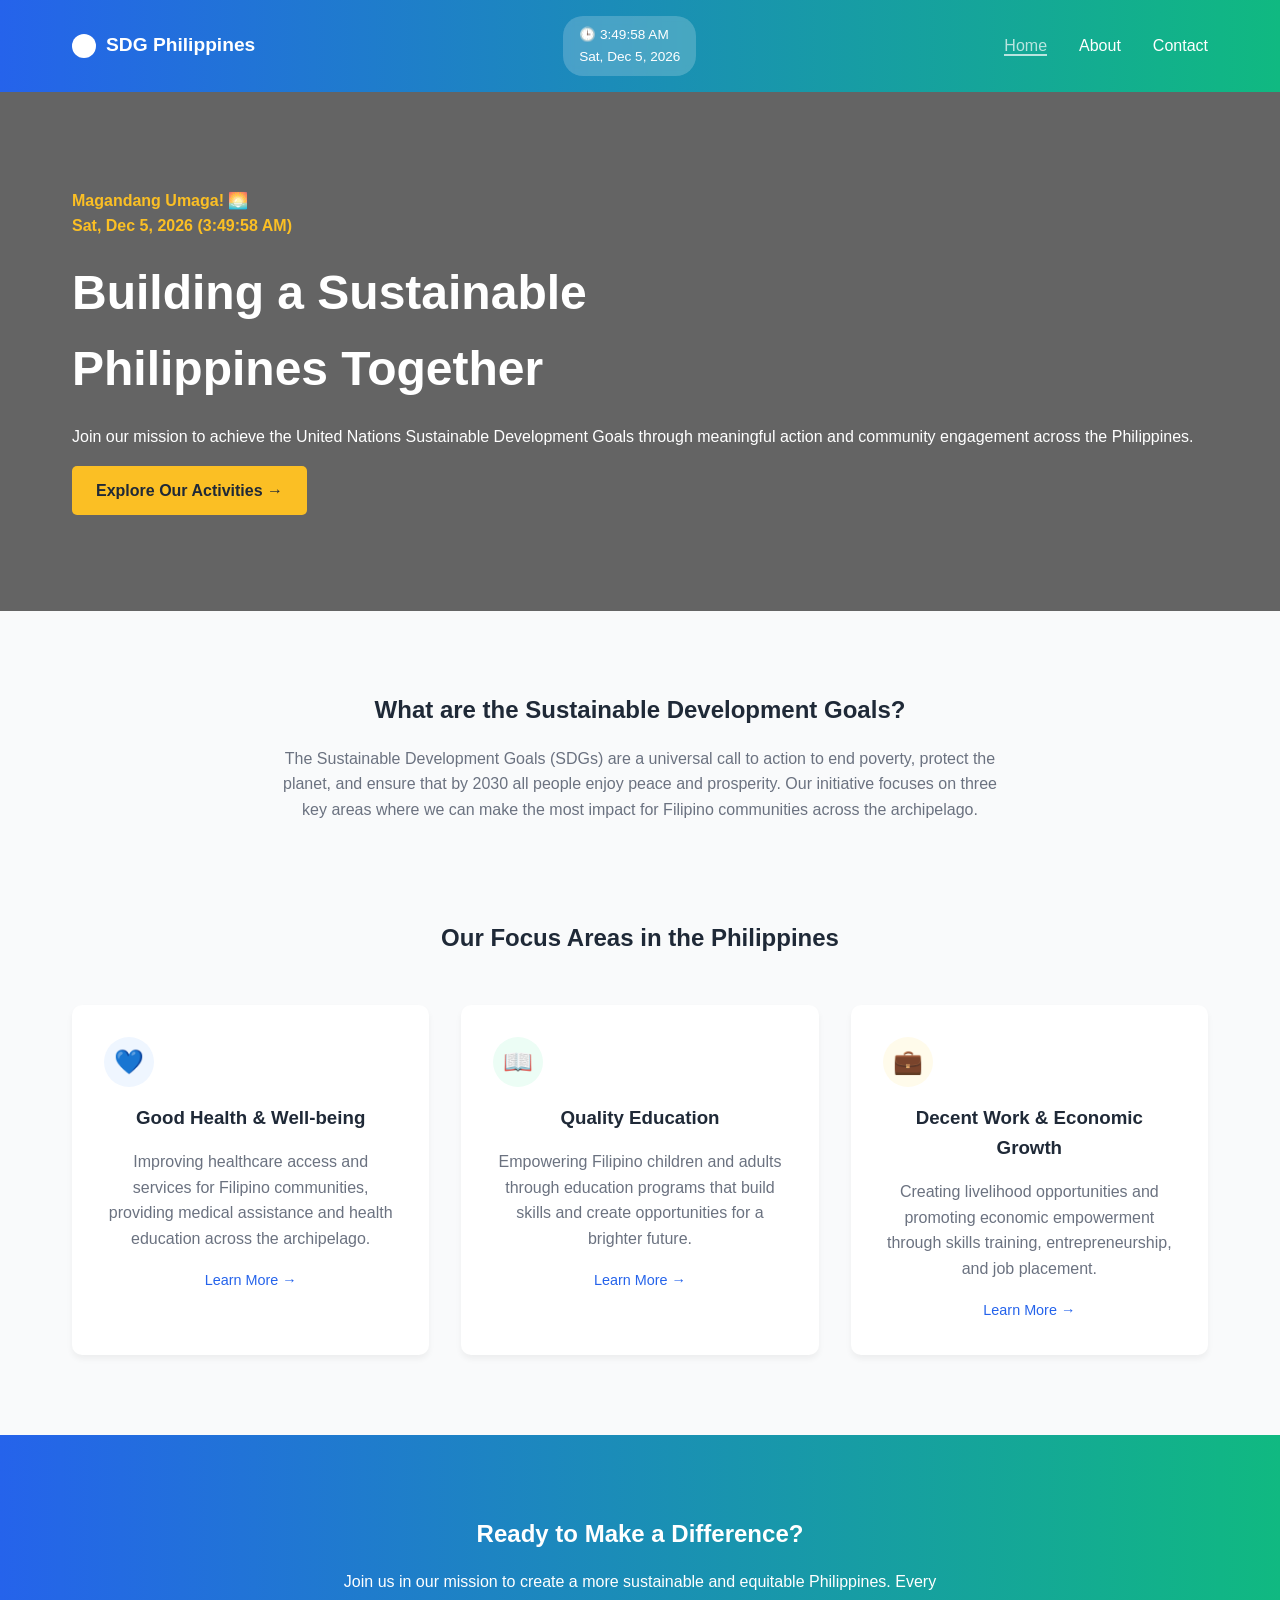
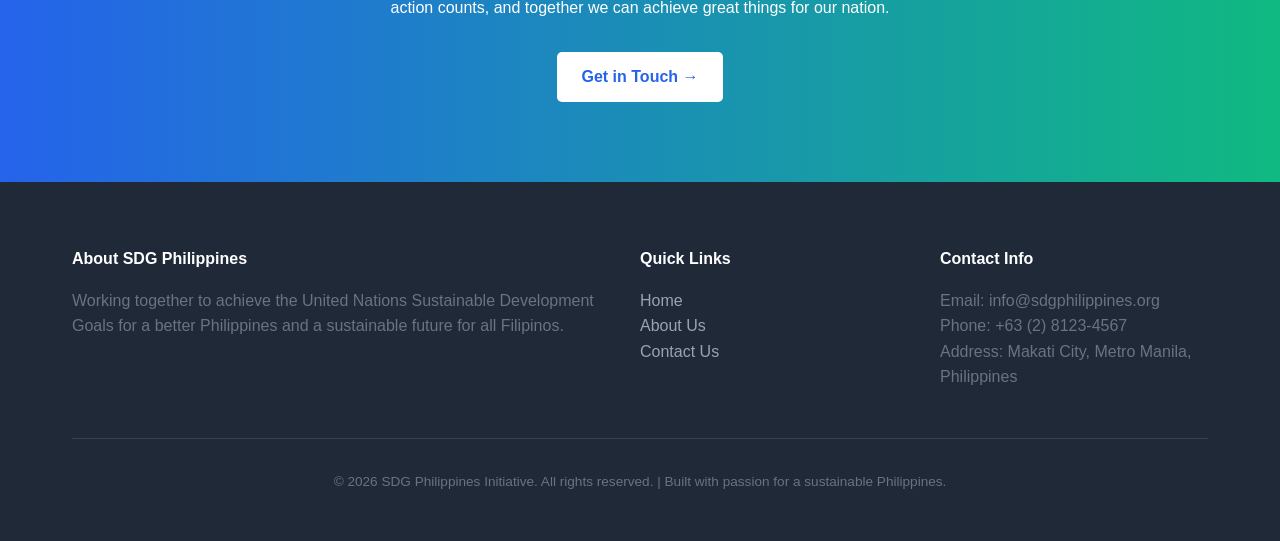
<file: Index.html>
<!DOCTYPE html>
<html lang="en">
<head>
    <meta charset="UTF-8">
    <meta name="viewport" content="width=device-width, initial-scale=1.0">
    <meta name="description" content="SDG Philippines - Join our mission to achieve the United Nations Sustainable Development Goals across the Philippines.">
    <title>Home - SDG Philippines</title>
    <link rel="stylesheet" href="styles.css">
</head>
<body>

    <header>
        <div class="container header-content">
            <div class="logo-container">
                <div class="logo-circle"></div>
                SDG Philippines
            </div>
            <div class="time-pill" id="currentTime">Loading time...</div>
            <nav>
                <ul>
                    <li><a href="index.html" class="active">Home</a></li>
                    <li><a href="about.html">About</a></li>
                    <li><a href="contact.html">Contact</a></li>
                </ul>
            </nav>
        </div>
    </header>

    <main>
        <section class="hero-home">
            <div class="container">
                <p id="dynamicGreeting" style="color: #fbbf24; font-weight: bold; margin-bottom: 1rem;"></p>
                <h1>Building a Sustainable Philippines Together</h1>
                <p>Join our mission to achieve the United Nations Sustainable Development Goals through meaningful action and community engagement across the Philippines.</p>
                <a href="about.html" class="btn btn-yellow">Explore Our Activities →</a>
            </div>
        </section>

        <section class="text-center">
            <div class="container" style="max-width: 800px;">
                <h2>What are the Sustainable Development Goals?</h2>
                <p>The Sustainable Development Goals (SDGs) are a universal call to action to end poverty, protect the planet, and ensure that by 2030 all people enjoy peace and prosperity. Our initiative focuses on three key areas where we can make the most impact for Filipino communities across the archipelago.</p>
            </div>
        </section>

        <section style="padding-top: 0;">
            <div class="container text-center">
                <h2>Our Focus Areas in the Philippines</h2>
                <div class="grid card-grid text-left">
                    <div class="card">
                        <div class="card-icon icon-blue">💙</div>
                        <h3>Good Health & Well-being</h3>
                        <p>Improving healthcare access and services for Filipino communities, providing medical assistance and health education across the archipelago.</p>
                        <a href="about.html" class="learn-more">Learn More →</a>
                    </div>
                    <div class="card">
                        <div class="card-icon icon-green">📖</div>
                        <h3>Quality Education</h3>
                        <p>Empowering Filipino children and adults through education programs that build skills and create opportunities for a brighter future.</p>
                        <a href="about.html" class="learn-more">Learn More →</a>
                    </div>
                    <div class="card">
                        <div class="card-icon icon-yellow">💼</div>
                        <h3>Decent Work & Economic Growth</h3>
                        <p>Creating livelihood opportunities and promoting economic empowerment through skills training, entrepreneurship, and job placement.</p>
                        <a href="about.html" class="learn-more">Learn More →</a>
                    </div>
                </div>
            </div>
        </section>

        <section class="cta-section">
            <div class="container">
                <h2>Ready to Make a Difference?</h2>
                <p style="max-width: 600px; margin: 0 auto 2rem;">Join us in our mission to create a more sustainable and equitable Philippines. Every action counts, and together we can achieve great things for our nation.</p>
                <a href="contact.html" class="btn btn-white">Get in Touch →</a>
            </div>
        </section>
    </main>

    <footer>
        <div class="container">
            <div class="grid footer-grid">
                <div>
                    <h4>About SDG Philippines</h4>
                    <p>Working together to achieve the United Nations Sustainable Development Goals for a better Philippines and a sustainable future for all Filipinos.</p>
                </div>
                <div>
                    <h4>Quick Links</h4>
                    <ul style="list-style:none;">
                        <li><a href="index.html">Home</a></li>
                        <li><a href="about.html">About Us</a></li>
                        <li><a href="contact.html">Contact Us</a></li>
                    </ul>
                </div>
                <div>
                    <h4>Contact Info</h4>
                    <p>Email: info@sdgphilippines.org<br>Phone: +63 (2) 8123-4567<br>Address: Makati City, Metro Manila, Philippines</p>
                </div>
            </div>
            <div class="footer-bottom">
                <p>© 2026 SDG Philippines Initiative. All rights reserved. | Built with passion for a sustainable Philippines.</p>
            </div>
        </div>
    </footer>

    <script src="script.js"></script>
</body>
</html>
</file>
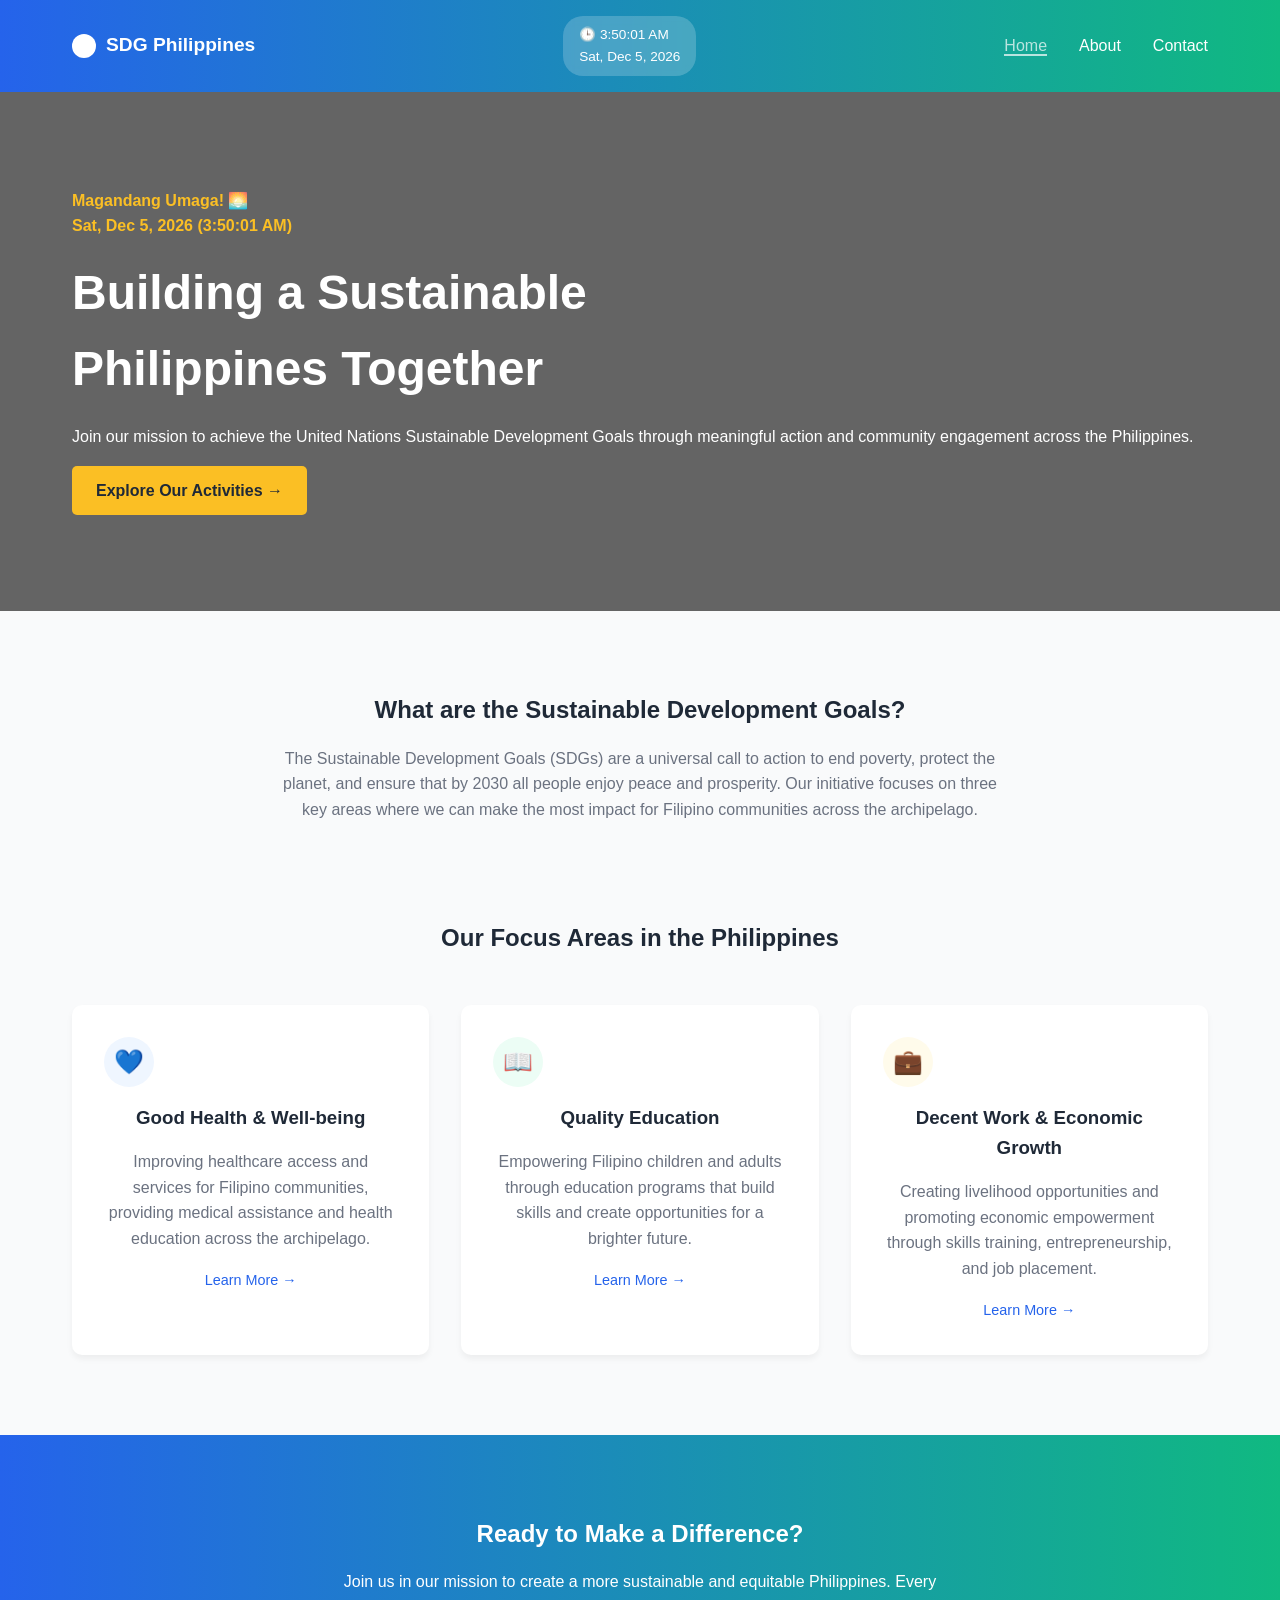
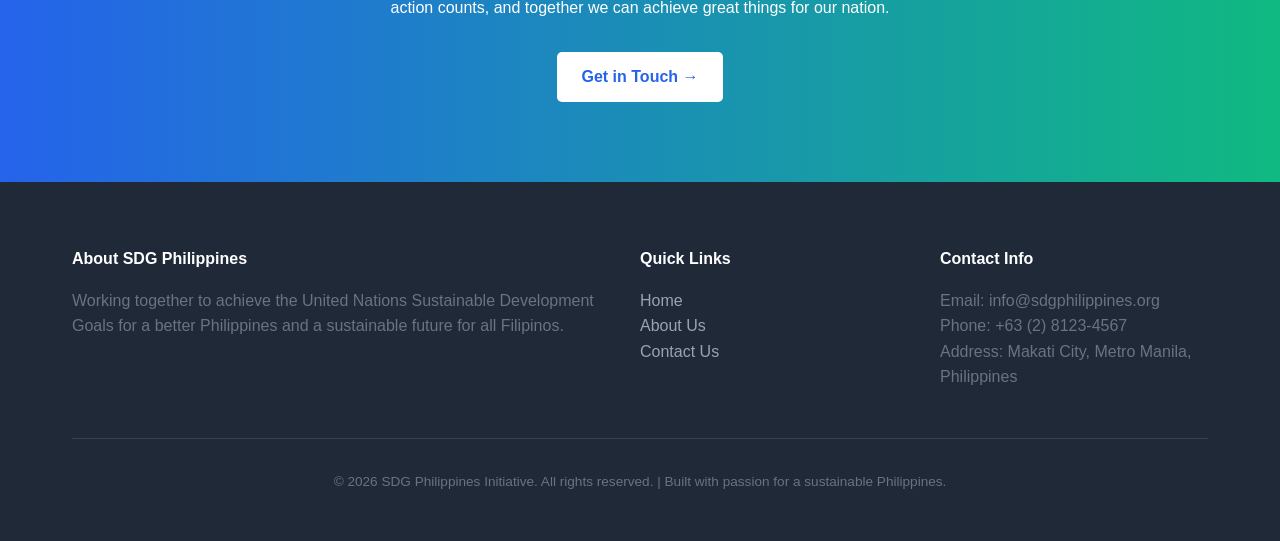
<file: index.html>
<!DOCTYPE html>
<html lang="en">
<head>
    <meta charset="UTF-8">
    <meta name="viewport" content="width=device-width, initial-scale=1.0">
    <meta name="description" content="SDG Philippines - Join our mission to achieve the United Nations Sustainable Development Goals across the Philippines.">
    <title>Home - SDG Philippines</title>
    <link rel="stylesheet" href="styles.css">
</head>
<body>

    <header>
        <div class="container header-content">
            <div class="logo-container">
                <div class="logo-circle"></div>
                SDG Philippines
            </div>
            <div class="time-pill" id="currentTime">Loading time...</div>
            <nav>
                <ul>
                    <li><a href="index.html" class="active">Home</a></li>
                    <li><a href="about.html">About</a></li>
                    <li><a href="contact.html">Contact</a></li>
                </ul>
            </nav>
        </div>
    </header>

    <main>
        <section class="hero-home">
            <div class="container">
                <p id="dynamicGreeting" style="color: #fbbf24; font-weight: bold; margin-bottom: 1rem;"></p>
                <h1>Building a Sustainable Philippines Together</h1>
                <p>Join our mission to achieve the United Nations Sustainable Development Goals through meaningful action and community engagement across the Philippines.</p>
                <a href="about.html" class="btn btn-yellow">Explore Our Activities →</a>
            </div>
        </section>

        <section class="text-center">
            <div class="container" style="max-width: 800px;">
                <h2>What are the Sustainable Development Goals?</h2>
                <p>The Sustainable Development Goals (SDGs) are a universal call to action to end poverty, protect the planet, and ensure that by 2030 all people enjoy peace and prosperity. Our initiative focuses on three key areas where we can make the most impact for Filipino communities across the archipelago.</p>
            </div>
        </section>

        <section style="padding-top: 0;">
            <div class="container text-center">
                <h2>Our Focus Areas in the Philippines</h2>
                <div class="grid card-grid text-left">
                    <div class="card">
                        <div class="card-icon icon-blue">💙</div>
                        <h3>Good Health & Well-being</h3>
                        <p>Improving healthcare access and services for Filipino communities, providing medical assistance and health education across the archipelago.</p>
                        <a href="about.html" class="learn-more">Learn More →</a>
                    </div>
                    <div class="card">
                        <div class="card-icon icon-green">📖</div>
                        <h3>Quality Education</h3>
                        <p>Empowering Filipino children and adults through education programs that build skills and create opportunities for a brighter future.</p>
                        <a href="about.html" class="learn-more">Learn More →</a>
                    </div>
                    <div class="card">
                        <div class="card-icon icon-yellow">💼</div>
                        <h3>Decent Work & Economic Growth</h3>
                        <p>Creating livelihood opportunities and promoting economic empowerment through skills training, entrepreneurship, and job placement.</p>
                        <a href="about.html" class="learn-more">Learn More →</a>
                    </div>
                </div>
            </div>
        </section>

        <section class="cta-section">
            <div class="container">
                <h2>Ready to Make a Difference?</h2>
                <p style="max-width: 600px; margin: 0 auto 2rem;">Join us in our mission to create a more sustainable and equitable Philippines. Every action counts, and together we can achieve great things for our nation.</p>
                <a href="contact.html" class="btn btn-white">Get in Touch →</a>
            </div>
        </section>
    </main>

    <footer>
        <div class="container">
            <div class="grid footer-grid">
                <div>
                    <h4>About SDG Philippines</h4>
                    <p>Working together to achieve the United Nations Sustainable Development Goals for a better Philippines and a sustainable future for all Filipinos.</p>
                </div>
                <div>
                    <h4>Quick Links</h4>
                    <ul style="list-style:none;">
                        <li><a href="index.html">Home</a></li>
                        <li><a href="about.html">About Us</a></li>
                        <li><a href="contact.html">Contact Us</a></li>
                    </ul>
                </div>
                <div>
                    <h4>Contact Info</h4>
                    <p>Email: info@sdgphilippines.org<br>Phone: +63 (2) 8123-4567<br>Address: Makati City, Metro Manila, Philippines</p>
                </div>
            </div>
            <div class="footer-bottom">
                <p>© 2026 SDG Philippines Initiative. All rights reserved. | Built with passion for a sustainable Philippines.</p>
            </div>
        </div>
    </footer>

    <script src="script.js"></script>
</body>
</html>
</file>
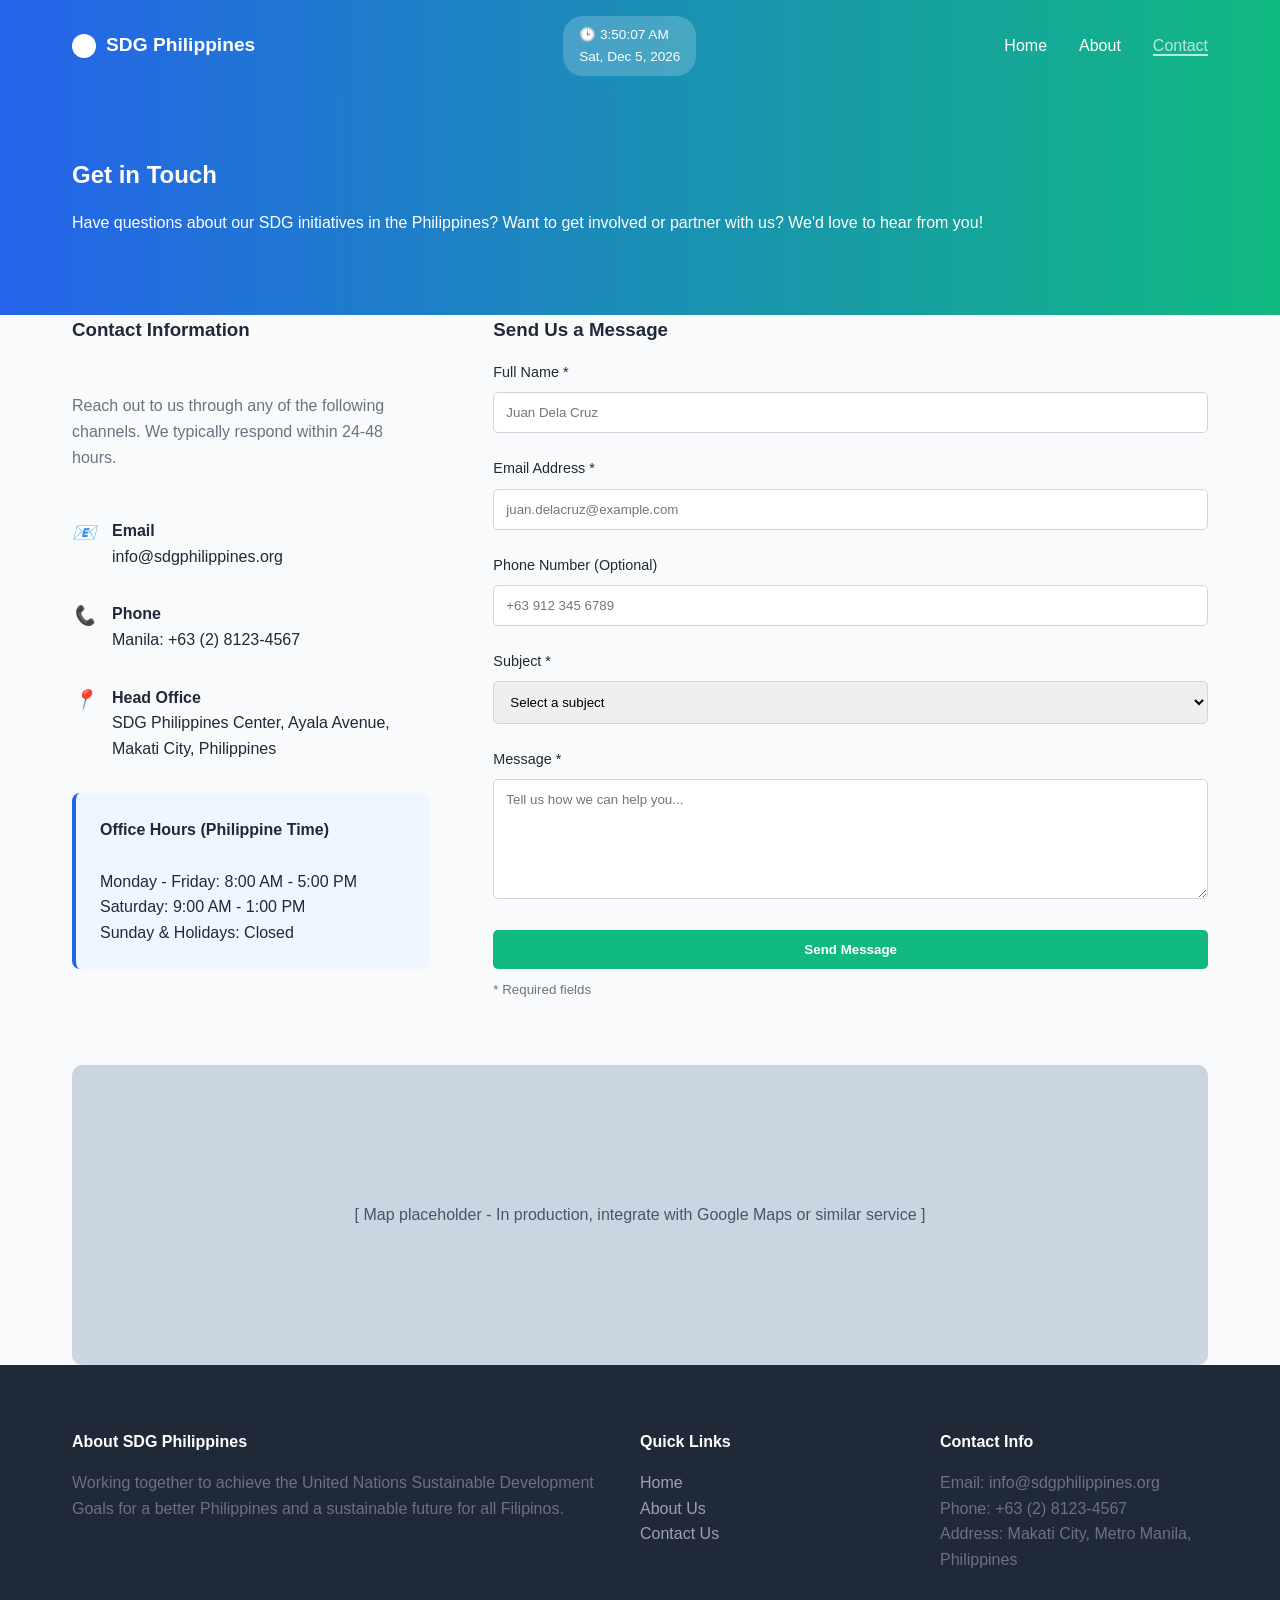
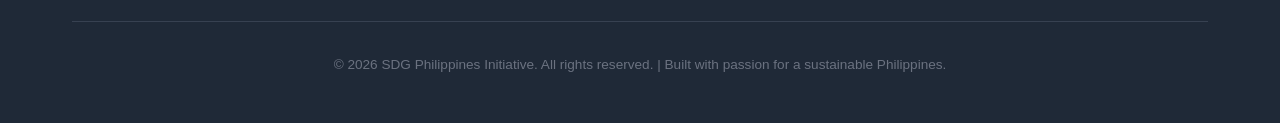
<file: contact.html>
<!DOCTYPE html>
<html lang="en">
<head>
    <meta charset="UTF-8">
    <meta name="viewport" content="width=device-width, initial-scale=1.0">
    <meta name="description" content="Contact SDG Philippines to partner, volunteer, or learn more about our sustainable development projects.">
    <title>Contact Us - SDG Philippines</title>
    <link rel="stylesheet" href="styles.css">
</head>
<body>

    <header>
        <div class="container header-content">
            <div class="logo-container">
                <div class="logo-circle"></div>
                SDG Philippines
            </div>
            <div class="time-pill" id="currentTime">Loading time...</div>
            <nav>
                <ul>
                    <li><a href="index.html">Home</a></li>
                    <li><a href="about.html">About</a></li>
                    <li><a href="contact.html" class="active">Contact</a></li>
                </ul>
            </nav>
        </div>
    </header>

    <main>
        <section class="hero-page">
            <div class="container">
                <h1>Get in Touch</h1>
                <p>Have questions about our SDG initiatives in the Philippines? Want to get involved or partner with us? We'd love to hear from you!</p>
            </div>
        </section>

        <section class="container">
            <div class="grid contact-grid">
                
                <div class="contact-info">
                    <h3>Contact Information</h3>
                    <p>Reach out to us through any of the following channels. We typically respond within 24-48 hours.</p>
                    
                    <div class="info-item">
                        <i>📧</i>
                        <div><strong>Email</strong><br>info@sdgphilippines.org</div>
                    </div>
                    <div class="info-item">
                        <i>📞</i>
                        <div><strong>Phone</strong><br>Manila: +63 (2) 8123-4567</div>
                    </div>
                    <div class="info-item">
                        <i>📍</i>
                        <div><strong>Head Office</strong><br>SDG Philippines Center, Ayala Avenue, Makati City, Philippines</div>
                    </div>

                    <div class="office-hours">
                        <strong>Office Hours (Philippine Time)</strong><br><br>
                        Monday - Friday: 8:00 AM - 5:00 PM<br>
                        Saturday: 9:00 AM - 1:00 PM<br>
                        Sunday & Holidays: Closed
                    </div>
                </div>

                <div>
                    <h3>Send Us a Message</h3>
                    <form id="contactForm">
                        <div class="form-group">
                            <label for="name">Full Name *</label>
                            <input type="text" id="name" placeholder="Juan Dela Cruz" required>
                        </div>
                        <div class="form-group">
                            <label for="email">Email Address *</label>
                            <input type="email" id="email" placeholder="juan.delacruz@example.com" required>
                        </div>
                        <div class="form-group">
                            <label for="phone">Phone Number (Optional)</label>
                            <input type="tel" id="phone" placeholder="+63 912 345 6789">
                        </div>
                        <div class="form-group">
                            <label for="subject">Subject *</label>
                            <select id="subject" required>
                                <option value="">Select a subject</option>
                                <option value="donation">Donation Inquiry</option>                               
                                <option value="feedback">Feedback</option>                                
                                <option value="inquiry">General Inquiry</option>
                                <option value="volunteer">Volunteer Inquiry</option>
                                <option value="partner">Partnership Opportunity</option>
                                <option value="other">Other</option>
                            </select>
                        </div>
                        <div class="form-group">
                            <label for="message">Message *</label>
                            <textarea id="message" placeholder="Tell us how we can help you..." required></textarea>
                        </div>
                        <button type="submit" class="btn btn-solid">Send Message</button>
                        <small style="display:block; margin-top:10px; color:#6b7280;">* Required fields</small>
                    </form>
                </div>
            </div>

            <div class="map-placeholder">
                [ Map placeholder - In production, integrate with Google Maps or similar service ]
            </div>
        </section>
    </main>

     <footer>
        <div class="container">
            <div class="grid footer-grid">
                <div>
                    <h4>About SDG Philippines</h4>
                    <p>Working together to achieve the United Nations Sustainable Development Goals for a better Philippines and a sustainable future for all Filipinos.</p>
                </div>
                <div>
                    <h4>Quick Links</h4>
                    <ul style="list-style:none;">
                        <li><a href="index.html">Home</a></li>
                        <li><a href="about.html">About Us</a></li>
                        <li><a href="contact.html">Contact Us</a></li>
                    </ul>
                </div>
                <div>
                    <h4>Contact Info</h4>
                    <p>Email: info@sdgphilippines.org<br>Phone: +63 (2) 8123-4567<br>Address: Makati City, Metro Manila, Philippines</p>
                </div>
            </div>
            <div class="footer-bottom">
                <p>© 2026 SDG Philippines Initiative. All rights reserved. | Built with passion for a sustainable Philippines.</p>
            </div>
        </div>
    </footer>

    <script src="script.js"></script>
</body>
</html>
</file>
<file: styles.css>
/* CSS Reset and Variables */
:root {
  --primary-blue: #2563eb;
  --primary-green: #10b981;
  --text-dark: #1f2937;
  --text-light: #6b7280;
  --bg-light: #f9fafb;
  --white: #ffffff;
  --footer-bg: #1f2937;
  --font-family: 'Segoe UI', Tahoma, Geneva, Verdana, sans-serif;
}

* { margin: 0; padding: 0; box-sizing: border-box; }

body {
  font-family: var(--font-family);
  color: var(--text-dark);
  background-color: var(--bg-light);
  line-height: 1.6;
}

/* Typography & Links */
h1, h2, h3 { color: var(--text-dark); margin-bottom: 1rem; }
a { text-decoration: none; color: inherit; }
p { color: var(--text-light); margin-bottom: 1rem; }

/* Layout & Containers */
.container {
  max-width: 1200px;
  margin: 0 auto;
  padding: 0 2rem;
}

.flex { display: flex; }
.grid { display: grid; }
.text-center { text-align: center; }

/* Header & Navigation */
header {
  background: linear-gradient(90deg, var(--primary-blue), var(--primary-green));
  color: var(--white);
  padding: 1rem 0;
  position: sticky;
  top: 0;
  z-index: 100;
}

.header-content {
  display: flex;
  justify-content: space-between;
  align-items: center;
}

.logo-container {
  display: flex;
  align-items: center;
  gap: 10px;
  font-weight: bold;
  font-size: 1.2rem;
}

.logo-circle {
  width: 24px;
  height: 24px;
  background: var(--white);
  border-radius: 50%;
}

.time-pill {
  background: rgba(255, 255, 255, 0.2);
  padding: 0.5rem 1rem;
  border-radius: 20px;
  font-size: 0.85rem;
  backdrop-filter: blur(5px);
}

nav ul { display: flex; list-style: none; gap: 2rem; }
nav a { font-weight: 500; transition: opacity 0.3s; }
nav a:hover, nav a.active { opacity: 0.7; border-bottom: 2px solid white; }

/* Buttons */
.btn {
  display: inline-block;
  padding: 0.75rem 1.5rem;
  border-radius: 5px;
  font-weight: bold;
  cursor: pointer;
  border: none;
  transition: background 0.3s;
}
.btn-yellow { background: #fbbf24; color: var(--text-dark); }
.btn-yellow:hover { background: #f59e0b; }
.btn-white { background: var(--white); color: var(--primary-blue); }
.btn-white:hover { background: #f3f4f6; }
.btn-solid { background: var(--primary-green); color: var(--white); width: 100%; }
.btn-solid:hover { background: #059669; }

/* Hero Sections */
.hero-home {
  background: linear-gradient(rgba(0, 0, 0, 0.6), rgba(0, 0, 0, 0.6)), 
              url('https://images.unsplash.com/photo-1719825523711-eda3221c111c?crop=entropy&cs=tinysrgb&fit=max&fm=jpg&ixid=M3w3Nzg4Nzd8MHwxfHNlYXJjaHwxfHxzdXN0YWluYWJsZSUyMGRldmVsb3BtZW50JTIwZ29hbHMlMjBlYXJ0aHxlbnwxfHx8fDE3NzM5ODg4Mjl8MA&ixlib=rb-4.1.0&q=80&w=1080');
  background-size: cover;
  background-position: center;
  background-attachment: scroll;  
  color: var(--white);
  padding: 6rem 0;
}
.hero-home h1, .hero-home p { color: var(--white); }
.hero-home h1 { font-size: 3rem; margin-bottom: 1rem; max-width: 600px; }

.hero-page {
  background: linear-gradient(90deg, var(--primary-blue), var(--primary-green));
  color: var(--white);
  padding: 4rem 0;
}
.hero-page h1, .hero-page p { color: var(--white); }

/* Sections */
section { padding: 5rem 0; }

/* Cards (Home) */
.card-grid { grid-template-columns: repeat(auto-fit, minmax(300px, 1fr)); gap: 2rem; margin-top: 3rem;}
.card {
  background: var(--white);
  padding: 2rem;
  border-radius: 10px;
  box-shadow: 0 4px 6px rgba(0,0,0,0.05);
}
.card-icon {
  width: 50px; height: 50px;
  border-radius: 50%;
  display: flex; align-items: center; justify-content: center;
  font-size: 1.5rem;
  margin-bottom: 1rem;
}
.icon-blue { background: #eff6ff; color: var(--primary-blue); }
.icon-green { background: #ecfdf5; color: var(--primary-green); }
.icon-yellow { background: #fffbeb; color: #fbbf24; }
.learn-more { color: var(--primary-blue); font-weight: 500; font-size: 0.9rem;}

/* CTA Section */
.cta-section { background: linear-gradient(90deg, var(--primary-blue), var(--primary-green)); color: var(--white); text-align: center; }
.cta-section h2, .cta-section p { color: var(--white); }

/* About Page Styles */
.mission-grid { grid-template-columns: 1fr 1fr; gap: 4rem; align-items: center; }
.mission-grid img { width: 100%; border-radius: 10px; }

/* Accordion Styles */
.accordion { margin-top: 3rem; display: flex; flex-direction: column; gap: 1rem; }
.accordion-item {
  background: var(--white);
  border-radius: 8px;
  box-shadow: 0 2px 4px rgba(0,0,0,0.05);
  overflow: hidden;
}
.accordion-header {
  padding: 1.5rem;
  display: flex; justify-content: space-between; align-items: center;
  cursor: pointer; font-weight: bold; background: var(--white); border: none; width: 100%; text-align: left;
}
.accordion-content {
  max-height: 0; overflow: hidden; transition: max-height 0.3s ease-out; background: var(--white);
}
.accordion-content.active { max-height: 1000px; } /* expanded state */
.accordion-body { padding: 0 1.5rem 1.5rem; }
.accordion-body img { width: 100%; border-radius: 8px; margin-bottom: 1rem; height: 250px; object-fit: cover;}
.accordion-body ul { list-style: none; margin-bottom: 1.5rem; }
.accordion-body ul li::before { content: '✓'; color: var(--primary-green); margin-right: 10px; }
.next-steps { background: #eff6ff; padding: 1rem; border-radius: 8px; }

/* Stats Counters */
.stats-grid { grid-template-columns: repeat(auto-fit, minmax(200px, 1fr)); gap: 2rem; text-align: center; margin-top: 3rem;}
.stat-card { background: var(--white); padding: 2rem; border-radius: 10px; box-shadow: 0 2px 4px rgba(0,0,0,0.05); }
.stat-card h3 { font-size: 2.5rem; margin-bottom: 0.5rem; }
.c-blue { color: var(--primary-blue); } .c-green { color: var(--primary-green); } .c-yellow { color: #fbbf24; } .c-purple { color: #8b5cf6; }

/* Contact Form */
.contact-grid { grid-template-columns: 1fr 2fr; gap: 4rem; }
.contact-info { display: flex; flex-direction: column; gap: 2rem; }
.info-item { display: flex; gap: 1rem; }
.info-item i { color: var(--primary-green); font-size: 1.2rem; }
.office-hours { background: #eff6ff; padding: 1.5rem; border-radius: 8px; border-left: 4px solid var(--primary-blue); }

.form-group { margin-bottom: 1.5rem; }
.form-group label { display: block; margin-bottom: 0.5rem; font-weight: 500; font-size: 0.9rem;}
.form-group input, .form-group select, .form-group textarea {
  width: 100%; padding: 0.75rem; border: 1px solid #d1d5db; border-radius: 5px; font-family: inherit;
}
.form-group textarea { height: 120px; resize: vertical; }

.map-placeholder { background: #cbd5e1; height: 300px; border-radius: 10px; display: flex; align-items: center; justify-content: center; margin-top: 4rem; color: #475569;}

/* Footer */
footer { background: var(--footer-bg); color: #9ca3af; padding: 4rem 0 2rem; }
.footer-grid { grid-template-columns: 2fr 1fr 1fr; gap: 2rem; margin-bottom: 2rem; }
.footer-grid h4 { color: var(--white); margin-bottom: 1rem; }
.footer-bottom { text-align: center; padding-top: 2rem; border-top: 1px solid #374151; font-size: 0.85rem; }
</file>
